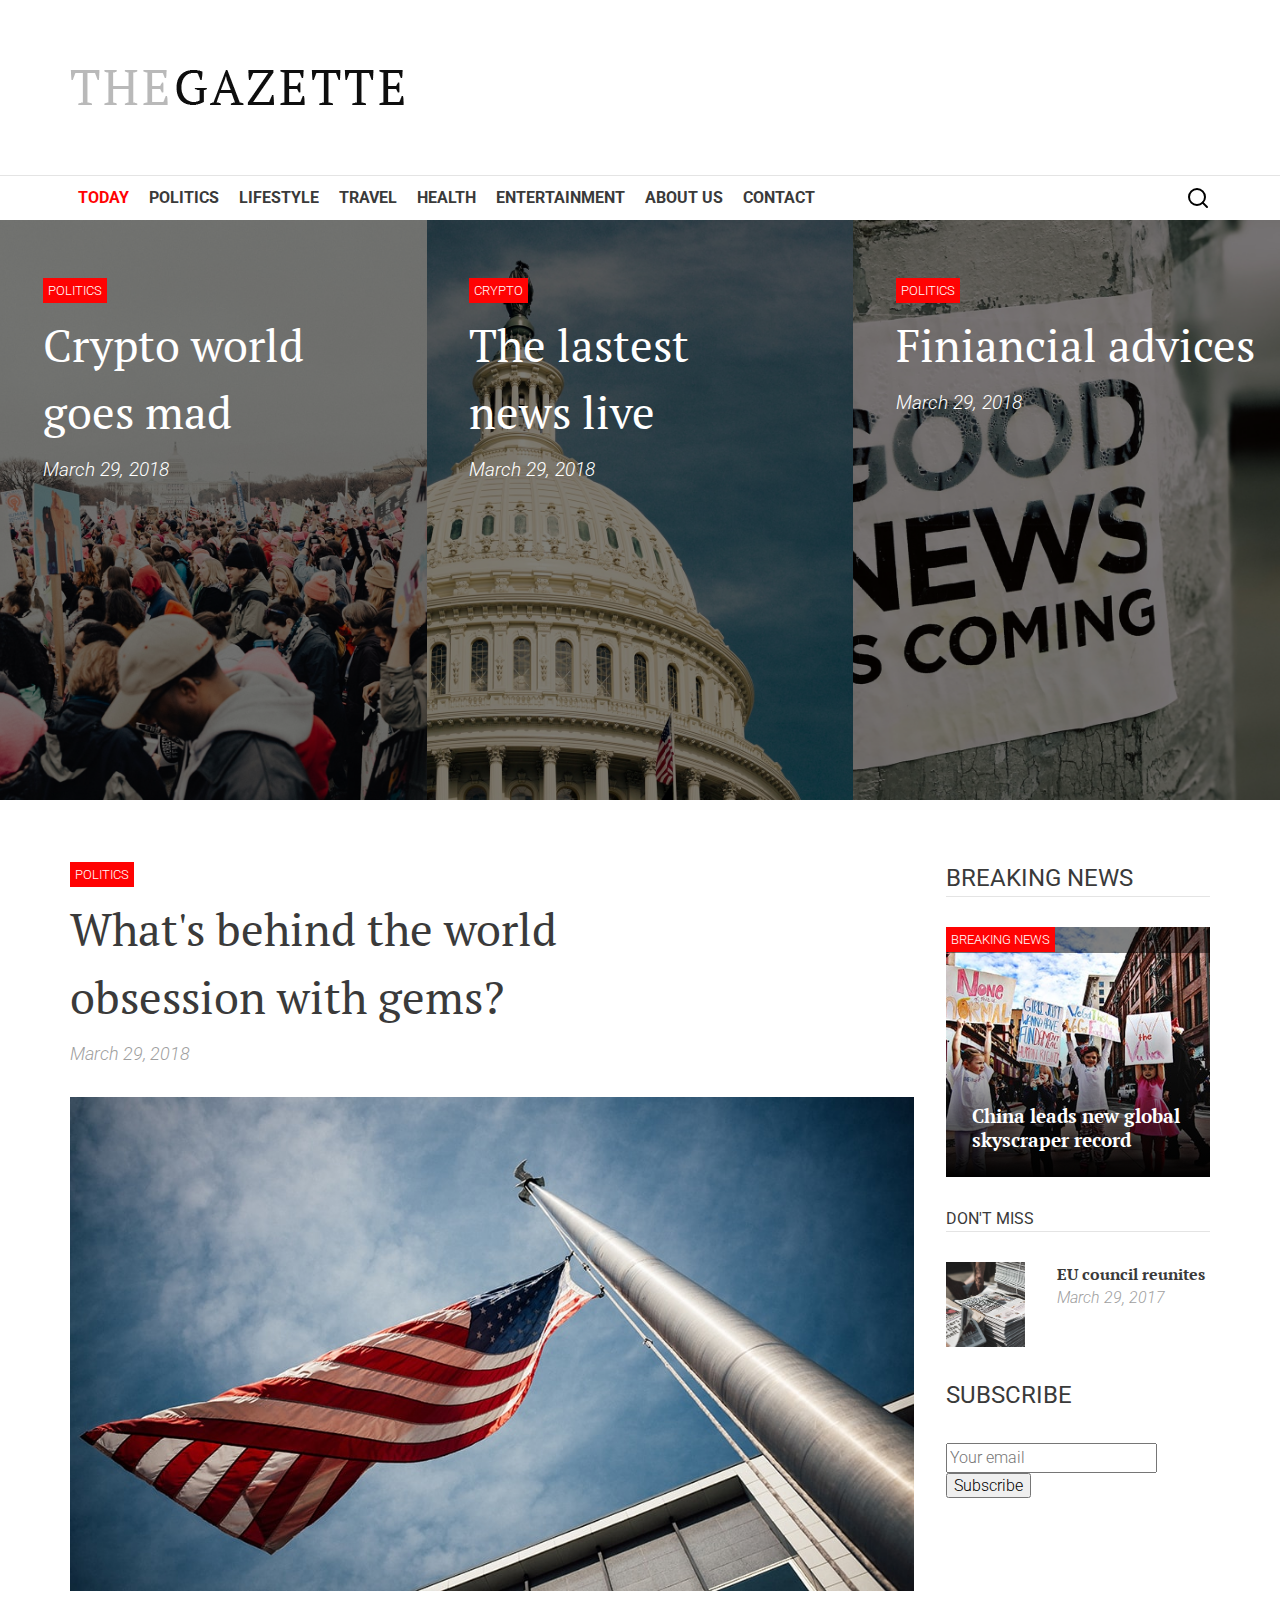
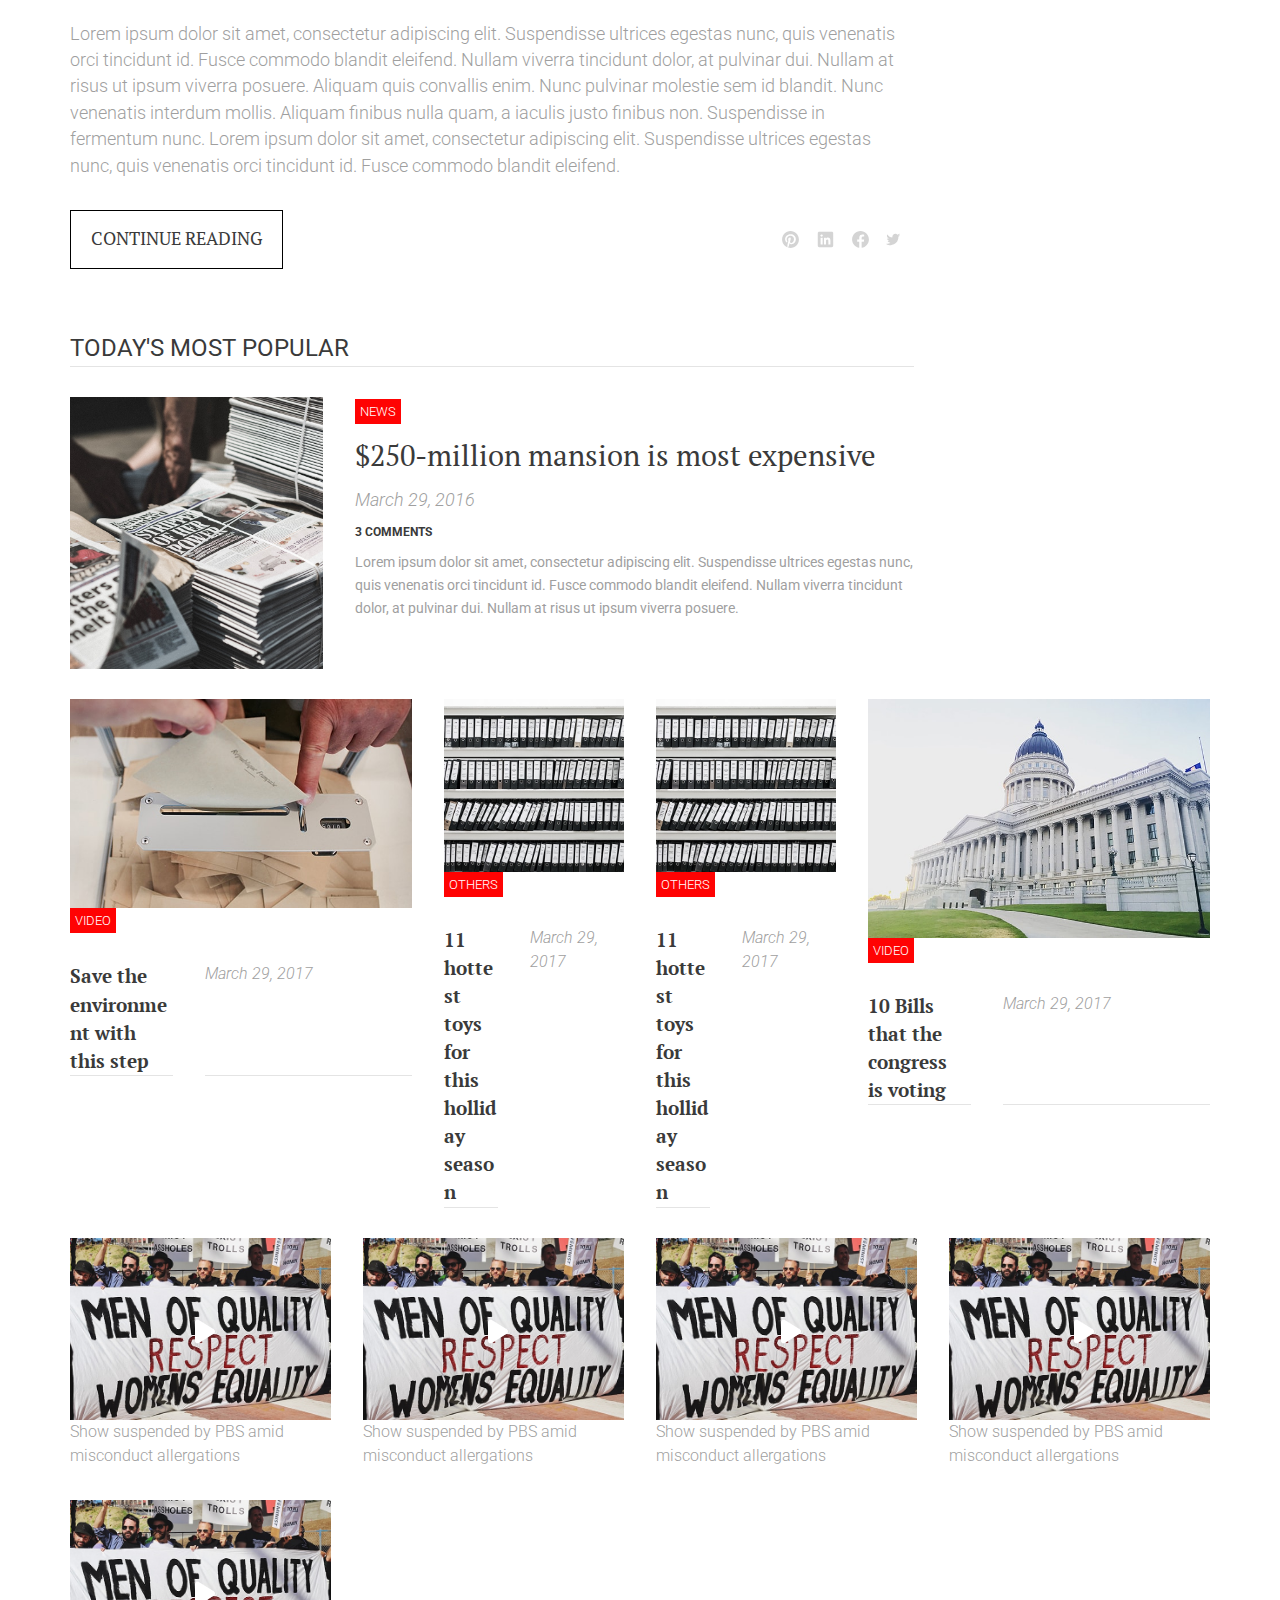
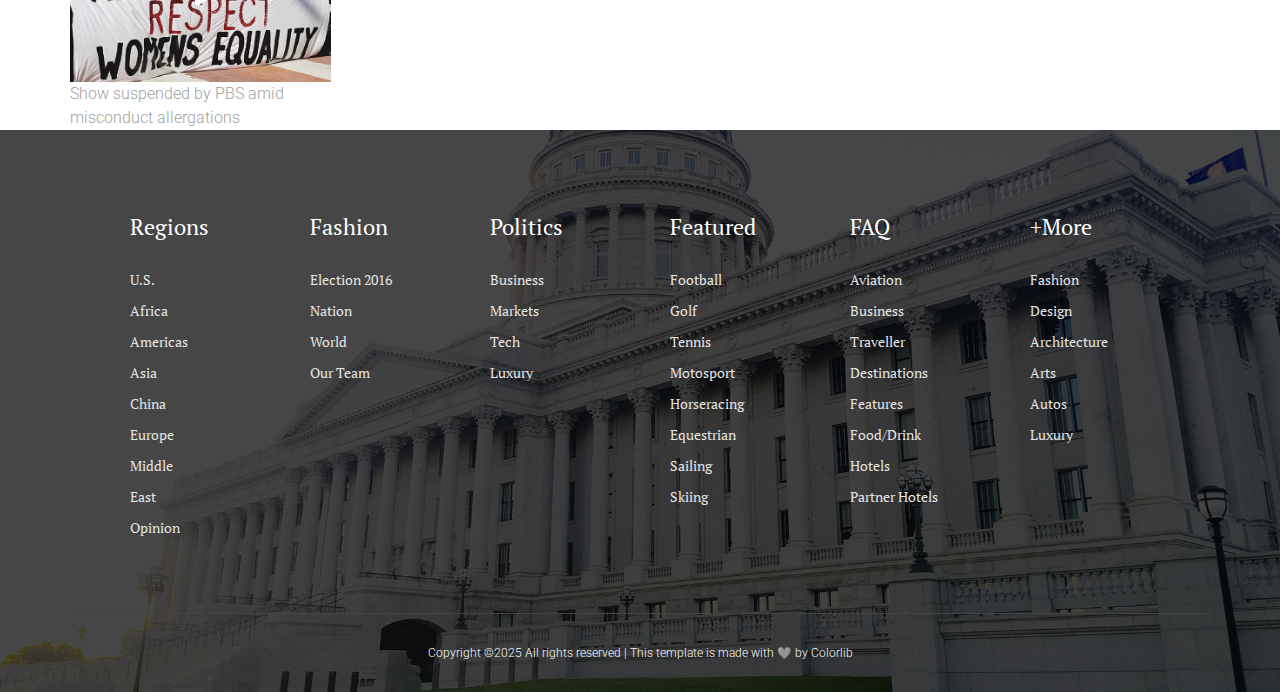
<file: index.html>
<!DOCTYPE html>
<html lang="en">
<head>
    <meta charset="UTF-8">
    <meta name="viewport" content="width=device-width, initial-scale=1.0">
    <title>My Gazette</title>
    <link rel="stylesheet" href="styles/styles.min.css">
    <link rel="icon" type="image/x-icon" href="/img/core-img/favicon.ico">
    <link rel="preconnect" href="https://fonts.googleapis.com">
<link rel="preconnect" href="https://fonts.gstatic.com" crossorigin>
<link href="https://fonts.googleapis.com/css2?family=Roboto:ital,wght@0,100..900;1,100..900&display=swap" rel="stylesheet">
<link href="https://fonts.googleapis.com/css2?family=PT+Serif:ital,wght@0,400;0,700;1,400;1,700&display=swap" rel="stylesheet">
</head>
<body>
    <header class="header">
        <div class="wrapper wrapper-nav">
            <div class="logo">
                <a href="index.html"><img src="img/core-img/logo.png" alt="The Gazette logo"></a>
            </div>
        </div>
        <div class="header-bottom">   
            <div class="wrapper-nav wrapper">
                <div class="burger-menu">
                    <a href="#"><img src="img/core-img/burger-menu.svg" alt=""  class="burger">Menu</a>
                </div>
                <nav class="main-nav">
                    <a href="index.html" class="link visiting">Today</a>
                    <a href="#" class="link">Politics</a>
                    <a href="#" class="link">Lifestyle</a>
                    <a href="#" class="link">Travel</a>
                    <a href="#" class="link">Health</a>
                    <a href="#" class="link">Entertainment</a>
                    <a href="about-us.html" class="link">About Us</a>
                    <a href="contact.html" class="link">Contact</a>
                </nav>
                <div class="search">
                    <a href="#"><img src="img/core-img/icon-search.svg" alt="search"></a>
                </div>
            </div>
        </div>
    </header>
    <main>
        <div class="hero">
            <div class="hero-news">
                <img src="img/bg-img/1.jpg" alt="crowd" class="hero-img">
                
                <div class="hero-news-one">
                    <div class="tag"><a href="#">Politics</a></div>
                    <h2><a href="#">Crypto world goes mad</a></h2>
                    <div class="date hero-date">
                        <a href="#">March 29, 2018</a>
                    </div>
                </div>
            </div>
            <div class="hero-news">
                <img src="img/bg-img/2.jpg" alt="capitol" class="hero-img">
                <div class="hero-news-one">
                    <div class="tag"><a href="#">Crypto</a></div>
                    <h2><a href="#">The lastest news live</a></h2>
                    <div class="date hero-date">
                        <a href="#">March 29, 2018</a>
                    </div>
                </div>
            </div>
            <div class="hero-news">
                <img src="img/bg-img/3.jpg" alt="good news is coming" class="hero-img">
                <div class="hero-news-one">
                    <div class="tag"><a href="#">Politics</a></div>
                    <h2><a href="#">Finiancial advices</a></h2>
                    <div class="date hero-date">
                        <a href="#">March 29, 2018</a>
                    </div>
                </div>
            </div>
        </div>
        <div class="main-content wrapper">
            <div class="main-news">
                <section class="main-section-top">
                    <div class="main-section-left">
                        <div class="main-section-front">
                            <article class="article article-vert article-front">
                                <div class="tag"><a href="#">Politics</a></div>
                                <h2 class="title article-title">What's behind the world obsession with gems?</h2>
                                <div class="date">March 29, 2018</div>
                                <img src="img/blog-img/1.jpg" alt="" class="article-img">
                                <div class="article-txt">Lorem ipsum dolor sit amet, consectetur adipiscing elit. Suspendisse ultrices egestas nunc, quis venenatis orci tincidunt id. Fusce commodo blandit eleifend. Nullam viverra tincidunt dolor, at pulvinar dui. Nullam at risus ut ipsum viverra posuere. Aliquam quis convallis enim. Nunc pulvinar molestie sem id blandit. Nunc venenatis interdum mollis. Aliquam finibus nulla quam, a iaculis justo finibus non. Suspendisse in fermentum nunc. Lorem ipsum dolor sit amet, consectetur adipiscing elit. Suspendisse ultrices egestas nunc, quis venenatis orci tincidunt id. Fusce commodo blandit eleifend.</div>
                                <div class="article-bottom">
                                    <a href="#" class="btn btn-ghost serif">Continue reading </a>
                                    <div class="socials">
                                        <a href="#"><img src="img/core-img/logo-pinterest.svg" alt="Pinterest" class="socials-img"></a>
                                        <a href="#"><img src="img/core-img/logo-linkedin.svg" alt="LinkedIn" class="socials-img"></a>
                                        <a href="#"><img src="img/core-img/logo-facebook.svg" alt="Facebook" class="socials-img"></a>
                                        <a href="#"><img src="img/core-img/logo-twitter-bird.svg" alt="Twitter" class="socials-img"></a>
                                    </div>
                                </div>
                            </article>
                        </div>
                        <div class="main-section-popular">
                            <h3 class="title s-serif section-title underlined">Today's most popular</h3>
                            <article class="article article-horiz">
                                <img src="img/blog-img/2.jpg" alt="" class="article-img">
                                <div class="article-content">
                                    <div class="tag"><a href="#">News</a></div>
                                    <h2 class="title article-title"><a href="#">$250-million mansion is most expensive</a></h2>
                                    <div class="date">March 29, 2016</div>
                                    <div class="comments">3 Comments</div>
                                    <p class="article-txt">Lorem ipsum dolor sit amet, consectetur adipiscing elit. Suspendisse ultrices egestas nunc, quis venenatis orci tincidunt id. Fusce commodo blandit eleifend. Nullam viverra tincidunt dolor, at pulvinar dui. Nullam at risus ut ipsum viverra posuere.</p>
                                </div>
                            </article>
                        </div>
                    </div>
                    <div class="main-section-widget">
                        <div class="breaking">
                            <h3 class="title section-title s-serif underlined">Breaking News</h3>
                            <div class="breaking-news">
                                <div class="tag tag__smaller">
                                    <a href="#">Breaking News</a>
                                </div>
                                <h3 class="breaking-title">China leads new global skyscraper record</h3>
                                <div class="breaking-img"><img src="img/blog-img/22.jpg" alt=""></div>
                            </div>
                        </div>
                        <div class="dontmiss">
                            <h3 class="title section-title s-serif underlined">Don't Miss</h3>
                            <article class="article article-horiz">
                                <img src="img/blog-img/2.jpg" alt="" class="article-img">
                                <div class="article-content">
                                    <h3 class="title article-title"><a href="#">EU council reunites</a></h3>
                                    <div class="date">March 29, 2017</div>
                                </div>
                        </div>
                        <div class="subscribe">
                            <h3 class="title section-title s-serif subscribe">Subscribe</h3>
                            <form action="">
                                <input type="text" placeholder="Your email">
                                <input type="button" value="Subscribe">
                            </form>
                        </div>
                    </div>
                </section>
                <section class="main-section-bottom">
                    <div class="news-grid">
                        <div class="news-grid-side">
                            <img src="img/blog-img/12.jpg" alt="">
                            <div class="tag"><a href="#">Video</a></div>
                            <article class="article article-horiz article-dontmiss">
                                <h3 class="title article-title underlined"><a href="#">Save the environment with this step</a></h3>
                                <div class="date underlined">March 29, 2017</div>
                            </article>
                        </div>
                        <div class="news-grid-middle">
                            <img src="img/blog-img/14.jpg" alt="">
                            <div class="tag"><a href="#">Others</a></div>
                            <article class="article article-horiz article-dontmiss">
                                <h3 class="title article-title underlined"><a href="#">11 hottest toys for this holliday season</a></h3>
                                <div class="date">March 29, 2017</div>
                            </article>
                        </div>
                        <div class="news-grid-middle">
                            <img src="img/blog-img/14.jpg" alt="">
                            <div class="tag"><a href="#">Others</a></div>
                            <article class="article article-horiz article-dontmiss">
                                <h3 class="title article-title underlined"><a href="#">11 hottest toys for this holliday season</a></h3>
                                <div class="date">March 29, 2017</div>
                            </article>
                        </div>
                        <div class="news-grid-side">
                            <img src="img/blog-img/9.jpg" alt="">
                            <div class="tag"><a href="#">Video</a></div>
                            <article class="article article-horiz article-dontmiss">
                                <h3 class="title article-title underlined"><a href="#">10 Bills that the congress is voting</a></h3>
                                <div class="date underlined">March 29, 2017</div>
                            </article>
                        </div>
                    </div>
                </section>
            </div>
            <section class="gallery">
                <div class="gallery-vid">
                    <img src="img/blog-img/4.jpg" alt="Men holding a banner saying \'Men of quality repect women equality\'">
                    <img src="img/core-img/icone-play-solid.svg" alt="" class="play">
                    <p>Show suspended by PBS amid misconduct allergations</p>
                </div>
                <div class="gallery-vid">
                    <img src="img/blog-img/4.jpg" alt="Men holding a banner saying \'Men of quality repect women equality\'">
                    <img src="img/core-img/icone-play-solid.svg" alt="" class="play">
                    <p>Show suspended by PBS amid misconduct allergations</p>
                </div>
                <div class="gallery-vid">
                    <img src="img/blog-img/4.jpg" alt="Men holding a banner saying \'Men of quality repect women equality\'">
                    <img src="img/core-img/icone-play-solid.svg" alt="" class="play">
                    <p>Show suspended by PBS amid misconduct allergations</p>
                </div>
                <div class="gallery-vid">
                    <img src="img/blog-img/4.jpg" alt="Men holding a banner saying \'Men of quality repect women equality\'">
                    <img src="img/core-img/icone-play-solid.svg" alt="" class="play">
                    <p>Show suspended by PBS amid misconduct allergations</p>
                </div>
                <div class="gallery-vid">
                    <img src="img/blog-img/4.jpg" alt="Men holding a banner saying \'Men of quality repect women equality\'">
                    <img src="img/core-img/icone-play-solid.svg" alt="" class="play">
                    <p>Show suspended by PBS amid misconduct allergations</p>
                </div>
            </section>
        </div>
    </main>
    <footer class="footer">
        <div class="wrapper">
            <div class="footer-top underlined">
                <div class="footer-section">
                    <h4 class="footer-title">Regions</h4>
                    <nav class="footer-nav">
                        <a href="#" class="footer-link">U.S.</a>
                        <a href="#" class="footer-link">Africa</a>
                        <a href="#" class="footer-link">Americas</a>
                        <a href="#" class="footer-link">Asia</a>
                        <a href="#" class="footer-link">China</a>
                        <a href="#" class="footer-link">Europe</a>
                        <a href="#" class="footer-link">Middle</a>
                        <a href="#" class="footer-link">East</a>
                        <a href="#" class="footer-link">Opinion</a>
                    </nav>
                </div>
                <div class="footer-section">
                    <h4 class="footer-title">Fashion</h4>
                    <nav class="footer-nav">
                        <a href="#" class="footer-link">Election 2016</a>
                        <a href="#" class="footer-link">Nation</a>
                        <a href="#" class="footer-link">World</a>
                        <a href="#" class="footer-link">Our Team</a>
                    </nav>
                </div>
                <div class="footer-section">
                    <h4 class="footer-title">Politics</h4>
                    <nav class="footer-nav">
                        <a href="#" class="footer-link">Business</a>
                        <a href="#" class="footer-link">Markets</a>
                        <a href="#" class="footer-link">Tech</a>
                        <a href="#" class="footer-link">Luxury</a>
                    </nav>
                </div>
                <div class="footer-section">
                    <h4 class="footer-title">Featured</h4>
                    <nav class="footer-nav">
                        <a href="#" class="footer-link">Football</a>
                        <a href="#" class="footer-link">Golf</a>
                        <a href="#" class="footer-link">Tennis</a>
                        <a href="#" class="footer-link">Motosport</a>
                        <a href="#" class="footer-link">Horseracing</a>
                        <a href="#" class="footer-link">Equestrian</a>
                        <a href="#" class="footer-link">Sailing</a>
                        <a href="#" class="footer-link">Skiing</a>
                    </nav>
                </div>
                <div class="footer-section">
                    <h4 class="footer-title">FAQ</h4>
                    <nav class="footer-nav">
                        <a href="#" class="footer-link">Aviation</a>
                        <a href="#" class="footer-link">Business</a>
                        <a href="#" class="footer-link">Traveller</a>
                        <a href="#" class="footer-link">Destinations</a>
                        <a href="#" class="footer-link">Features</a>
                        <a href="#" class="footer-link">Food/Drink</a>
                        <a href="#" class="footer-link">Hotels</a>
                        <a href="#" class="footer-link">Partner Hotels</a>
                    </nav>
                </div>
                <div class="footer-section">
                    <h4 class="footer-title">+More</h4>
                    <nav class="footer-nav">
                        <a href="#" class="footer-link">Fashion</a>
                        <a href="#" class="footer-link">Design</a>
                        <a href="#" class="footer-link">Architecture</a>
                        <a href="#" class="footer-link">Arts</a>
                        <a href="#" class="footer-link">Autos</a>
                        <a href="#" class="footer-link">Luxury</a>
                    </nav>
                </div>
            </div>
            <div class="footer-bottom">
                <p>Copyright ©2025 All rights reserved | This template is made with 🩶 by <a href="#">Colorlib</a></p>
            </div>
        </div>
    </footer>
</body>
</html>
</file>
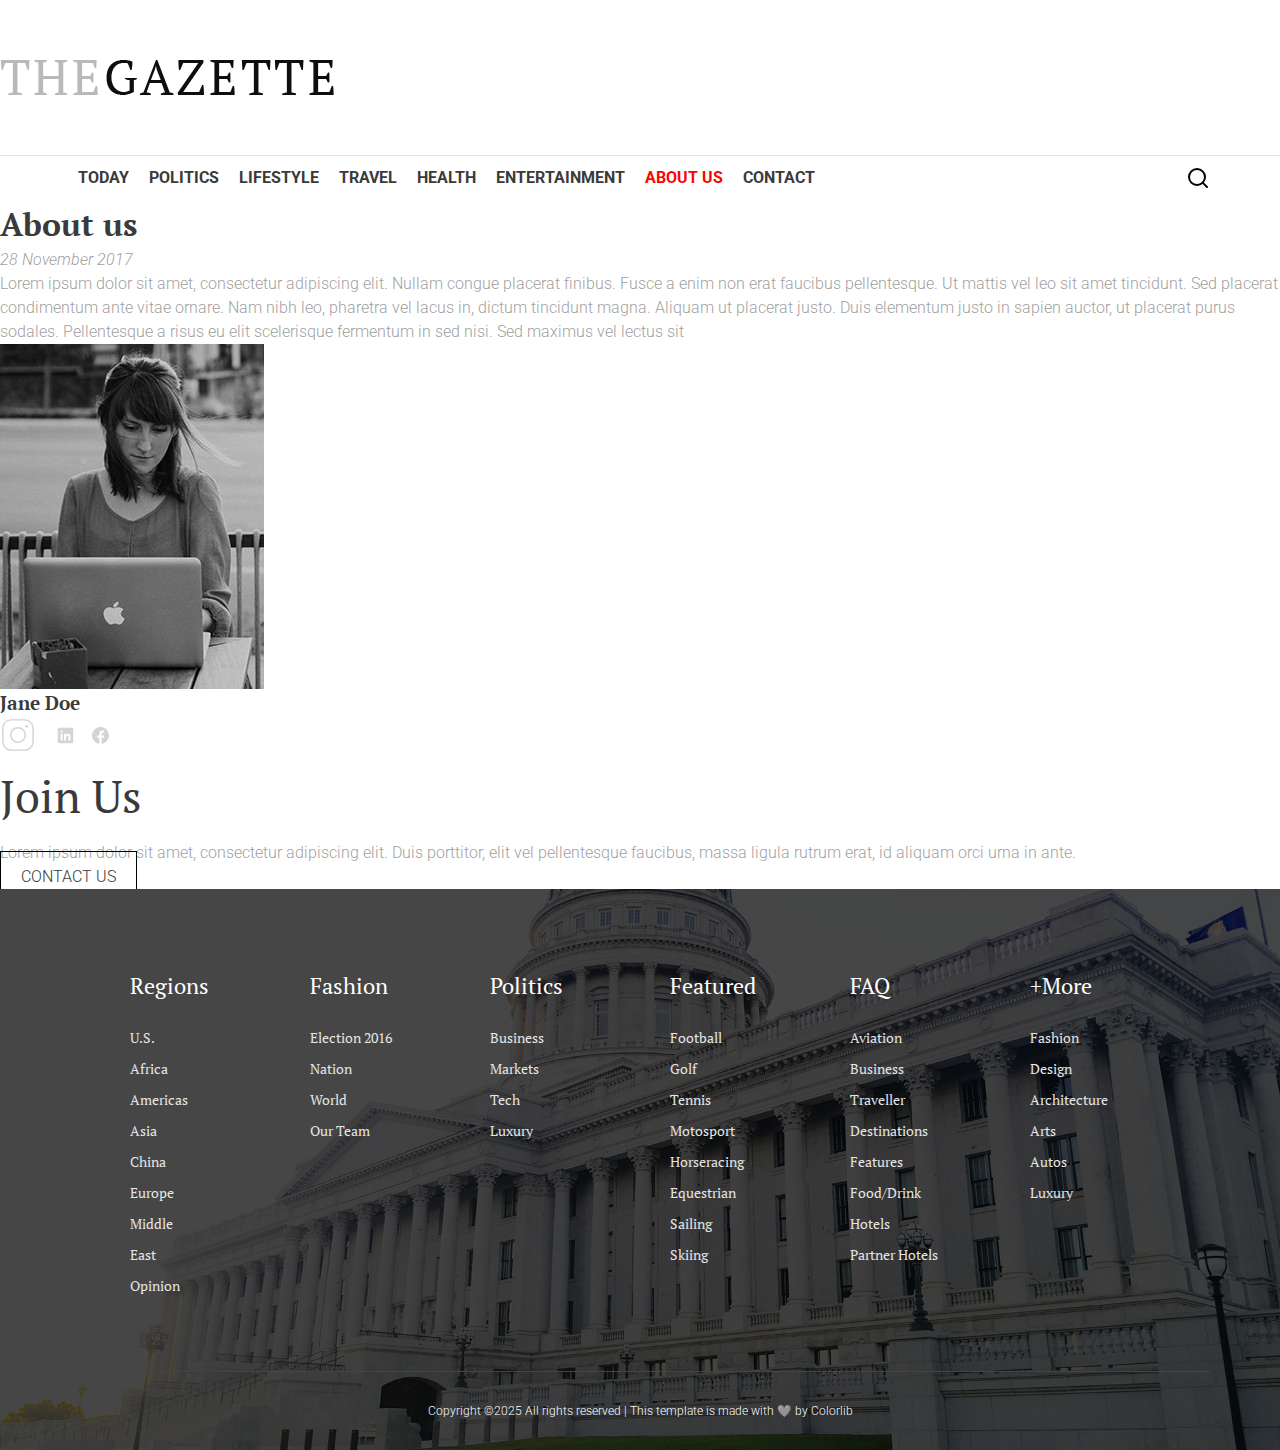
<file: about-us.html>
<!DOCTYPE html>
<html lang="en">
<head>
    <meta charset="UTF-8">
    <meta name="viewport" content="width=device-width, initial-scale=1.0">
    <title>My Gazette - About Us</title>
    <link rel="stylesheet" href="styles/styles.min.css">
    <link rel="icon" type="image/x-icon" href="/img/core-img/favicon.ico">
    <link rel="preconnect" href="https://fonts.googleapis.com">
<link rel="preconnect" href="https://fonts.gstatic.com" crossorigin>
<link href="https://fonts.googleapis.com/css2?family=Roboto:ital,wght@0,100..900;1,100..900&display=swap" rel="stylesheet">
<link href="https://fonts.googleapis.com/css2?family=PT+Serif:ital,wght@0,400;0,700;1,400;1,700&display=swap" rel="stylesheet">
</head>
<body>
    <header class="header">
        <div class="logo">
            <a href="index.html"><img src="img/core-img/logo.png" alt="The Gazette logo"></a>
        </div>
        <div class="header-bottom">   
            <div class="wrapper wrapper-nav">
                <div class="burger-menu">
                    <a href="#"><img src="img/core-img/burger-menu.svg" alt=""  class="burger">Menu</a>
                </div>
                <nav class="main-nav">
                    <a href="index.html" class="link">Today</a>
                    <a href="#" class="link">Politics</a>
                    <a href="#" class="link">Lifestyle</a>
                    <a href="#" class="link">Travel</a>
                    <a href="#" class="link">Health</a>
                    <a href="#" class="link">Entertainment</a>
                    <a href="about-us.html" class="link visiting">About Us</a>
                    <a href="contact.html" class="link">Contact</a>
                </nav>
                <div class="search">
                    <a href="#"><img src="img/core-img/icon-search.svg" alt="search"></a>
                </div>
            </div>
        </div>
    </header>
    <main class="main-content">
        <div class="main-title">
            <h1>About us</h1>
            <div class="date">28 November 2017</div>
        </div>
        <section class="history">
            <p>Lorem ipsum dolor sit amet, consectetur adipiscing elit. Nullam congue placerat finibus. Fusce a enim non erat faucibus pellentesque. Ut mattis vel leo sit amet tincidunt. Sed placerat condimentum ante vitae ornare. Nam nibh leo, pharetra vel lacus in, dictum tincidunt magna. Aliquam ut placerat justo. Duis elementum justo in sapien auctor, ut placerat purus sodales. Pellentesque a risus eu elit scelerisque fermentum in sed nisi. Sed maximus vel lectus sit</p>
        </section>
        <section class="team">
            <div class="team-member">
                <img src="img/bg-img/t1.jpg" alt="Image of Jane Doe">
                <h3 class="team-member-name">Jane Doe</h3>
                <h4 class="italic"></h4>
                    <div class="socials">
                        <a href="#"><img src="img/core-img/logo-instagram.svg" alt="Instagram" class="socials-img"></a>
                        <a href="#"><img src="img/core-img/logo-linkedin.svg" alt="LinkedIn" class="socials-img"></a>
                        <a href="#"><img src="img/core-img/logo-facebook.svg" alt="Facebook" class="socials-img"></a>
                    </div>
    </div>
        </section>
        <section class="join">
            <h2 class="title white">Join Us</h2>
            <p>Lorem ipsum dolor sit amet, consectetur adipiscing elit. Duis porttitor, elit vel pellentesque faucibus, massa ligula rutrum erat, id aliquam orci urna in ante.</p>
            <a href="contact.html" class="btn btn-ghost">Contact Us</a>
        </section>
    </main>
    <footer class="footer">
        <div class="wrapper">
            <div class="footer-top underlined">
                <div class="footer-section">
                    <h4 class="footer-title">Regions</h4>
                    <nav class="footer-nav">
                        <a href="#" class="footer-link">U.S.</a>
                        <a href="#" class="footer-link">Africa</a>
                        <a href="#" class="footer-link">Americas</a>
                        <a href="#" class="footer-link">Asia</a>
                        <a href="#" class="footer-link">China</a>
                        <a href="#" class="footer-link">Europe</a>
                        <a href="#" class="footer-link">Middle</a>
                        <a href="#" class="footer-link">East</a>
                        <a href="#" class="footer-link">Opinion</a>
                    </nav>
                </div>
                <div class="footer-section">
                    <h4 class="footer-title">Fashion</h4>
                    <nav class="footer-nav">
                        <a href="#" class="footer-link">Election 2016</a>
                        <a href="#" class="footer-link">Nation</a>
                        <a href="#" class="footer-link">World</a>
                        <a href="#" class="footer-link">Our Team</a>
                    </nav>
                </div>
                <div class="footer-section">
                    <h4 class="footer-title">Politics</h4>
                    <nav class="footer-nav">
                        <a href="#" class="footer-link">Business</a>
                        <a href="#" class="footer-link">Markets</a>
                        <a href="#" class="footer-link">Tech</a>
                        <a href="#" class="footer-link">Luxury</a>
                    </nav>
                </div>
                <div class="footer-section">
                    <h4 class="footer-title">Featured</h4>
                    <nav class="footer-nav">
                        <a href="#" class="footer-link">Football</a>
                        <a href="#" class="footer-link">Golf</a>
                        <a href="#" class="footer-link">Tennis</a>
                        <a href="#" class="footer-link">Motosport</a>
                        <a href="#" class="footer-link">Horseracing</a>
                        <a href="#" class="footer-link">Equestrian</a>
                        <a href="#" class="footer-link">Sailing</a>
                        <a href="#" class="footer-link">Skiing</a>
                    </nav>
                </div>
                <div class="footer-section">
                    <h4 class="footer-title">FAQ</h4>
                    <nav class="footer-nav">
                        <a href="#" class="footer-link">Aviation</a>
                        <a href="#" class="footer-link">Business</a>
                        <a href="#" class="footer-link">Traveller</a>
                        <a href="#" class="footer-link">Destinations</a>
                        <a href="#" class="footer-link">Features</a>
                        <a href="#" class="footer-link">Food/Drink</a>
                        <a href="#" class="footer-link">Hotels</a>
                        <a href="#" class="footer-link">Partner Hotels</a>
                    </nav>
                </div>
                <div class="footer-section">
                    <h4 class="footer-title">+More</h4>
                    <nav class="footer-nav">
                        <a href="#" class="footer-link">Fashion</a>
                        <a href="#" class="footer-link">Design</a>
                        <a href="#" class="footer-link">Architecture</a>
                        <a href="#" class="footer-link">Arts</a>
                        <a href="#" class="footer-link">Autos</a>
                        <a href="#" class="footer-link">Luxury</a>
                    </nav>
                </div>
            </div>
            <div class="footer-bottom">
                <p>Copyright ©2025 All rights reserved | This template is made with 🩶 by <a href="#">Colorlib</a></p>
            </div>
        </div>
    </footer>
</body>
</html>
</file>
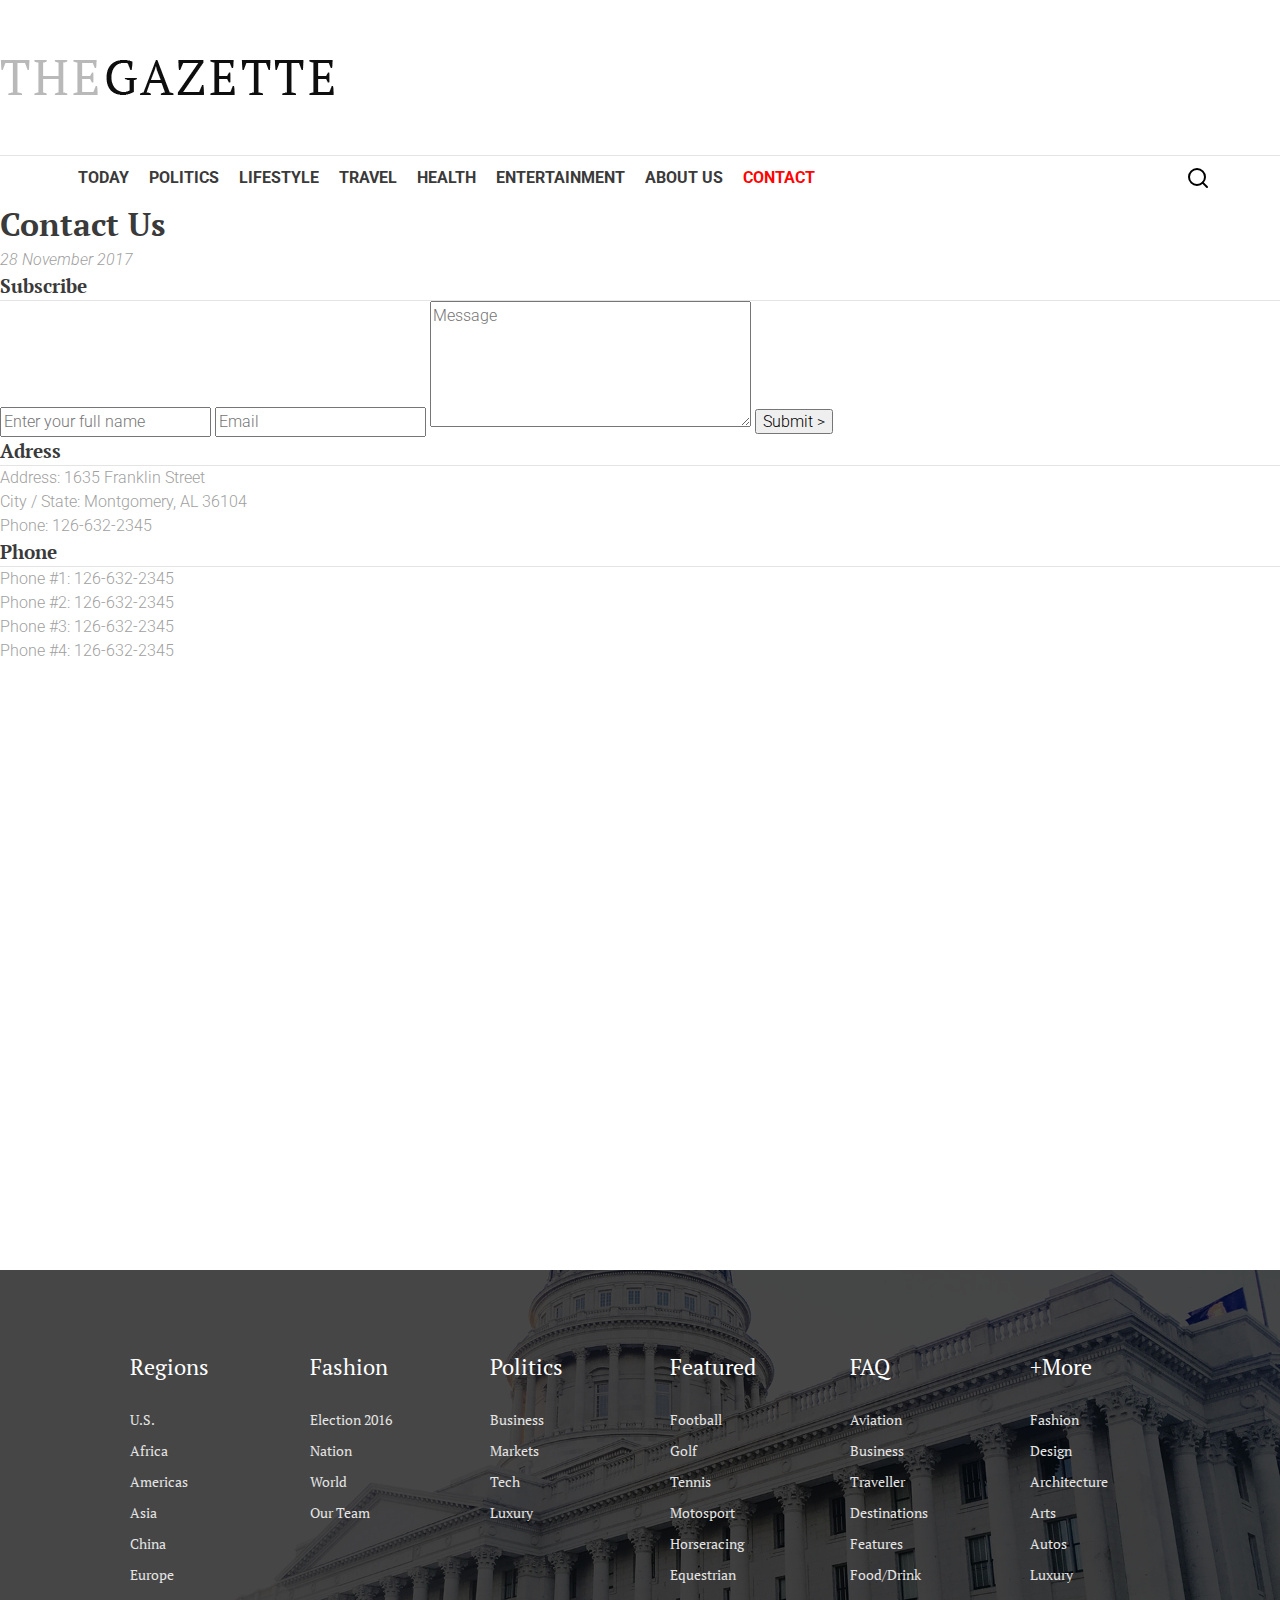
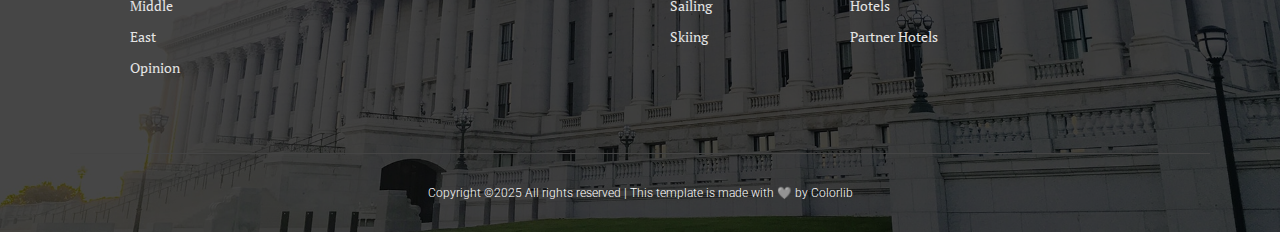
<file: contact.html>
<!DOCTYPE html>
<html lang="en">
<head>
    <meta charset="UTF-8">
    <meta name="viewport" content="width=device-width, initial-scale=1.0">
    <title>My Gazette - Contact</title>
    <link rel="stylesheet" href="styles/styles.min.css">
    <link rel="icon" type="image/x-icon" href="/img/core-img/favicon.ico">
    <link rel="preconnect" href="https://fonts.googleapis.com">
<link rel="preconnect" href="https://fonts.gstatic.com" crossorigin>
<link href="https://fonts.googleapis.com/css2?family=Roboto:ital,wght@0,100..900;1,100..900&display=swap" rel="stylesheet">
<link href="https://fonts.googleapis.com/css2?family=PT+Serif:ital,wght@0,400;0,700;1,400;1,700&display=swap" rel="stylesheet">
</head>
<body>
    <header class="header">
        <div class="logo">
            <a href="index.html"><img src="img/core-img/logo.png" alt="The Gazette logo"></a>
        </div>
        <div class="header-bottom">   
            <div class="wrapper wrapper-nav">
                <div class="burger-menu">
                    <a href="#"><img src="img/core-img/burger-menu.svg" alt=""  class="burger">Menu</a>
                </div>
                <nav class="main-nav">
                    <a href="index.html" class="link">Today</a>
                    <a href="#" class="link">Politics</a>
                    <a href="#" class="link">Lifestyle</a>
                    <a href="#" class="link">Travel</a>
                    <a href="#" class="link">Health</a>
                    <a href="#" class="link">Entertainment</a>
                    <a href="about-us.html" class="link">About Us</a>
                    <a href="contact.html" class="link visiting">Contact</a>
                </nav>
                <div class="search">
                    <a href="#"><img src="img/core-img/icon-search.svg" alt="search"></a>
                </div>
            </div>
        </div>
    </header>
    <main class="main-content">
        <div class="main-title">
            <h1>Contact Us</h1>
            <div class="date">28 November 2017</div>
        </div>
        <section class="contact">
            <div class="contact-form">
                <h3 class="title underlined">Subscribe</h3>
                <form action="">
                    <input type="text" placeholder="Enter your full name">
                    <input type="text" placeholder="Email">
                    <textarea id="message" name="story" rows="5" cols="33" placeholder="Message"></textarea>
                    <input type="button" value="Submit >">
                </form>
            </div>
            <div class="adress">
                <h3 class="title underlined">Adress</h3>
                <p>Address: 1635 Franklin Street</p>
                <p>City / State: Montgomery, AL 36104</p>
                <p>Phone: 126-632-2345</p>
            </div>
            <div class="phone">
                <h3 class="title underlined">Phone</h3>
                <p>Phone #1: 126-632-2345</p>
                <p>Phone #2: 126-632-2345</p>
                <p>Phone #3: 126-632-2345</p>
                <p>Phone #4: 126-632-2345</p>
            </div>
        </section>
        <section class="map">
            <div style="width: 100%"><iframe width="100%" height="600" frameborder="0" scrolling="no" marginheight="0" marginwidth="0" src="https://maps.google.com/maps?width=100%25&amp;height=600&amp;hl=en&amp;q=R.%20Jules%20Cockx%206,%201160%20Auderghem+(Digital%20City)&amp;t=&amp;z=14&amp;ie=UTF8&amp;iwloc=B&amp;output=embed"><a href="https://www.gps.ie/collections/drones/">best drones</a></iframe></div>
        </section>
    </main>
    <footer class="footer">
        <div class="wrapper">
            <div class="footer-top underlined">
                <div class="footer-section">
                    <h4 class="footer-title">Regions</h4>
                    <nav class="footer-nav">
                        <a href="#" class="footer-link">U.S.</a>
                        <a href="#" class="footer-link">Africa</a>
                        <a href="#" class="footer-link">Americas</a>
                        <a href="#" class="footer-link">Asia</a>
                        <a href="#" class="footer-link">China</a>
                        <a href="#" class="footer-link">Europe</a>
                        <a href="#" class="footer-link">Middle</a>
                        <a href="#" class="footer-link">East</a>
                        <a href="#" class="footer-link">Opinion</a>
                    </nav>
                </div>
                <div class="footer-section">
                    <h4 class="footer-title">Fashion</h4>
                    <nav class="footer-nav">
                        <a href="#" class="footer-link">Election 2016</a>
                        <a href="#" class="footer-link">Nation</a>
                        <a href="#" class="footer-link">World</a>
                        <a href="#" class="footer-link">Our Team</a>
                    </nav>
                </div>
                <div class="footer-section">
                    <h4 class="footer-title">Politics</h4>
                    <nav class="footer-nav">
                        <a href="#" class="footer-link">Business</a>
                        <a href="#" class="footer-link">Markets</a>
                        <a href="#" class="footer-link">Tech</a>
                        <a href="#" class="footer-link">Luxury</a>
                    </nav>
                </div>
                <div class="footer-section">
                    <h4 class="footer-title">Featured</h4>
                    <nav class="footer-nav">
                        <a href="#" class="footer-link">Football</a>
                        <a href="#" class="footer-link">Golf</a>
                        <a href="#" class="footer-link">Tennis</a>
                        <a href="#" class="footer-link">Motosport</a>
                        <a href="#" class="footer-link">Horseracing</a>
                        <a href="#" class="footer-link">Equestrian</a>
                        <a href="#" class="footer-link">Sailing</a>
                        <a href="#" class="footer-link">Skiing</a>
                    </nav>
                </div>
                <div class="footer-section">
                    <h4 class="footer-title">FAQ</h4>
                    <nav class="footer-nav">
                        <a href="#" class="footer-link">Aviation</a>
                        <a href="#" class="footer-link">Business</a>
                        <a href="#" class="footer-link">Traveller</a>
                        <a href="#" class="footer-link">Destinations</a>
                        <a href="#" class="footer-link">Features</a>
                        <a href="#" class="footer-link">Food/Drink</a>
                        <a href="#" class="footer-link">Hotels</a>
                        <a href="#" class="footer-link">Partner Hotels</a>
                    </nav>
                </div>
                <div class="footer-section">
                    <h4 class="footer-title">+More</h4>
                    <nav class="footer-nav">
                        <a href="#" class="footer-link">Fashion</a>
                        <a href="#" class="footer-link">Design</a>
                        <a href="#" class="footer-link">Architecture</a>
                        <a href="#" class="footer-link">Arts</a>
                        <a href="#" class="footer-link">Autos</a>
                        <a href="#" class="footer-link">Luxury</a>
                    </nav>
                </div>
            </div>
            <div class="footer-bottom">
                <p>Copyright ©2025 All rights reserved | This template is made with 🩶 by <a href="#">Colorlib</a></p>
            </div>
        </div>
    </footer>
</body>
</html>
</file>
<file: styles/styles.min.css>
*,*::before,*::after{box-sizing:border-box}*{margin:0}@media(prefers-reduced-motion: no-preference){html{interpolate-size:allow-keywords}}body{line-height:1.5;-webkit-font-smoothing:antialiased}img,picture,video,canvas,svg{display:block;max-width:100%}input,button,textarea,select{font:inherit}p,h1,h2,h3,h4,h5,h6{overflow-wrap:break-word}p{text-wrap:pretty}h1,h2,h3,h4,h5,h6{text-wrap:balance}#root,#__next{isolation:isolate}html{font-family:"Roboto",sans-serif;color:#9f9f9f;font-weight:300}h1,h2,h3,h4{font-family:"PT Serif",serif;color:#3a3a3a}h2{font-size:2.8rem;font-weight:normal;padding:10px 0px}a{text-decoration:none;color:#3a3a3a}.serif{font-family:"PT Serif",serif}.s-serif{font-family:"Roboto",sans-serif}.link{transition:.3s all linear;text-transform:uppercase;font-weight:bold}.link:hover{color:#ff0303}.underlined{border-bottom:1px solid #e4e4e4}.visiting{color:#ff0303}.date{font-style:italic}.date a{color:#9f9f9f}.wrapper{max-width:1140px;margin:auto;padding:0px 20px}@media screen and (min-width: 570px){.wrapper{padding:0px 80px}}@media screen and (min-width: 990px){.wrapper{padding:0px}}.tag a{background-color:#ff0303;text-transform:uppercase;padding:5px;color:#fff;font-size:.8rem}.socials{display:flex;align-items:center}.socials img{width:75%;padding-right:5px;filter:saturate(0%) brightness(180%)}.socials img:hover{filter:unset}.btn{border:1px solid #000;text-transform:uppercase;padding:15px 20px;transition:.3s all linear}.btn:hover{color:#ff0303;border-color:#ff0303}.comments{font-weight:bold;font-size:.75rem;color:#3a3a3a;text-transform:uppercase;margin:10px 0px}.logo{padding:60px 0px;width:250px}@media screen and (min-width: 990px){.logo{padding:60px 0px;width:350px}}.wrapper-nav{display:flex;flex-direction:row;justify-content:space-between;max-width:1140px;padding:0px 80px}@media screen and (min-width: 990px){.wrapper-nav{padding:10px 0px}}.wrapper-nav .link{padding:8px}.main-nav,.search{display:none}@media screen and (min-width: 990px){.main-nav,.search{display:initial}}.header-bottom{border-top:1px solid #e4e4e4}.burger-menu{width:120px;background-color:#ff0303;text-transform:uppercase;padding:5px 20px;border-radius:10px;margin:10px 0px}@media screen and (min-width: 990px){.burger-menu{display:none;padding:10px 40px}}.burger-menu a{display:flex;flex-direction:row;align-items:center;color:#fff}.burger-menu img{filter:invert(100%) sepia(9%) saturate(7465%) hue-rotate(203deg) brightness(104%) contrast(115%);margin-right:10px}.footer{background-image:url("../../img/bg-img/4.jpg");background-position:center;background-size:cover;position:relative}.footer-title{color:#fff;font-size:1.4rem;font-weight:normal;margin-top:40px}.footer-section{z-index:2}.footer-nav{display:grid;margin-top:20px}.footer::before{content:"";position:absolute;top:0;left:0;width:100%;height:100%;background-color:rgba(0,0,0,.7);z-index:1}.footer-top{display:grid;padding:40px 0px 70px;grid-template-columns:repeat(1, 1fr);padding-left:60px}@media screen and (min-width: 570px){.footer-top{grid-template-columns:repeat(2, 1fr);padding-left:60px}}@media screen and (min-width: 770px){.footer-top{grid-template-columns:repeat(3, 1fr)}}@media screen and (min-width: 990px){.footer-top{grid-template-columns:repeat(6, 1fr)}}.footer-bottom{text-align:center;color:#fff;padding:30px;font-size:.75rem;position:relative;z-index:2}.footer-bottom a{color:#fff}.footer-link{font-size:.875rem;color:#e4e4e4;transition:.3s all linear;font-family:"PT Serif",serif;padding:5px 0px}.footer-link:hover{margin-left:8px}.hero{display:grid;grid-template-columns:repeat(1, 1fr);margin-bottom:60px}@media screen and (min-width: 770px){.hero{grid-template-columns:repeat(3, 1fr);height:580px}}.hero-news{position:relative}.hero-news img{height:100%;width:100%;-o-object-fit:cover;object-fit:cover}.hero-news a{color:#fff}.hero-news .date{font-size:1.2rem}.hero-news-one{position:absolute;top:10%;left:10%}.hero-news::before{content:"";width:100%;height:100%;top:0;left:0;position:absolute;background-color:rgba(0,0,0,.5)}S .main-content{display:relative}S .main-content h2{text-wrap:pretty}.main-section-top{display:grid}@media screen and (min-width: 990px){.main-section-top{grid-template-columns:74% 1fr;gap:2rem}}.main-section-left{font-size:1.1rem}.main-section-left .article-bottom{display:flex;justify-content:space-between;align-items:center;margin:20px 0px 50px 0px}.main-section-front img{margin:30px 0px}.section-title{font-size:1.5rem;text-transform:uppercase;font-weight:400;margin-bottom:30px}.article-horiz{display:grid;grid-template-columns:30% 1fr;gap:2rem;margin:30px 0px}.article-horiz h2{font-size:1.8rem}.article-horiz p{font-size:.9rem;font-weight:normal;line-height:1.6}.breaking-news{position:relative;margin-bottom:30px}.breaking-news img{height:250px;width:100%;-o-object-fit:cover;object-fit:cover}.breaking-news .tag__smaller{position:absolute;width:100%;height:-moz-fit-content;height:fit-content;padding-bottom:2px;background-color:rgba(0,0,0,.5)}.breaking-news .breaking-title{position:absolute;color:#fff;bottom:10%;left:10%;line-height:normal}.breaking-news:before{content:"";width:100%;height:100%;top:0;left:0;position:absolute;background:linear-gradient(0deg, rgb(0, 0, 0) 0%, rgba(255, 255, 255, 0) 58%)}.dontmiss h3{font-size:1rem}.news-grid{display:grid;grid-template-columns:30% 1fr 1fr 30%;gap:2rem}.gallery{display:grid;grid-template-columns:1fr 1fr 1fr 1fr;gap:2rem 2rem}.gallery-vid{position:relative}.play{width:20px;filter:invert(100%);position:absolute;top:35%;left:48%;cursor:pointer}/*# sourceMappingURL=styles.min.css.map */
</file>
